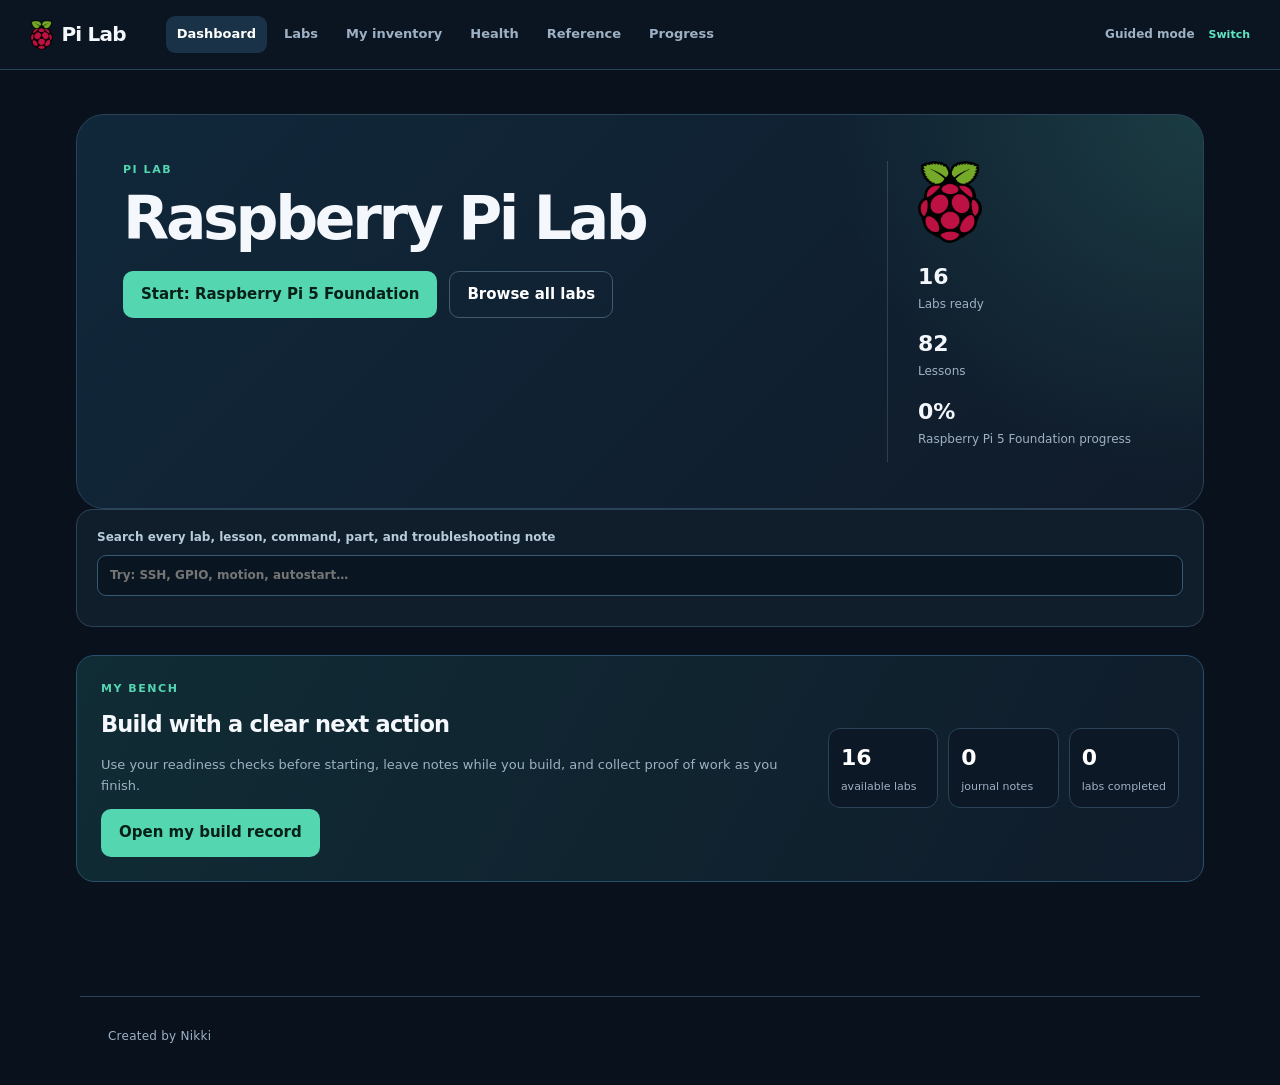
<file: index.html>
<!doctype html>
<html lang="en"><head><meta charset="utf-8"><meta name="viewport" content="width=device-width,initial-scale=1"><meta name="theme-color" content="#08111c"><title>Pi Lab · guided Raspberry Pi learning</title><link rel="stylesheet" href="/lab-v20.css?v=20.27.0"><link rel="stylesheet" href="/lab-v20-layout.css?v=20.27.0"><link rel="stylesheet" href="/lab-mobile-nav-v21.css?v=20.27.0"></head><body><noscript>Pi Lab needs JavaScript to run its interactive lessons.</noscript><div id="app"></div><script src="/lab-v20-content.js?v=20.27.0"></script><script src="/lab-v20.js?v=20.27.0"></script><script src="/lab-v21-workspace.js?v=20.27.0"></script></body></html>
</file>
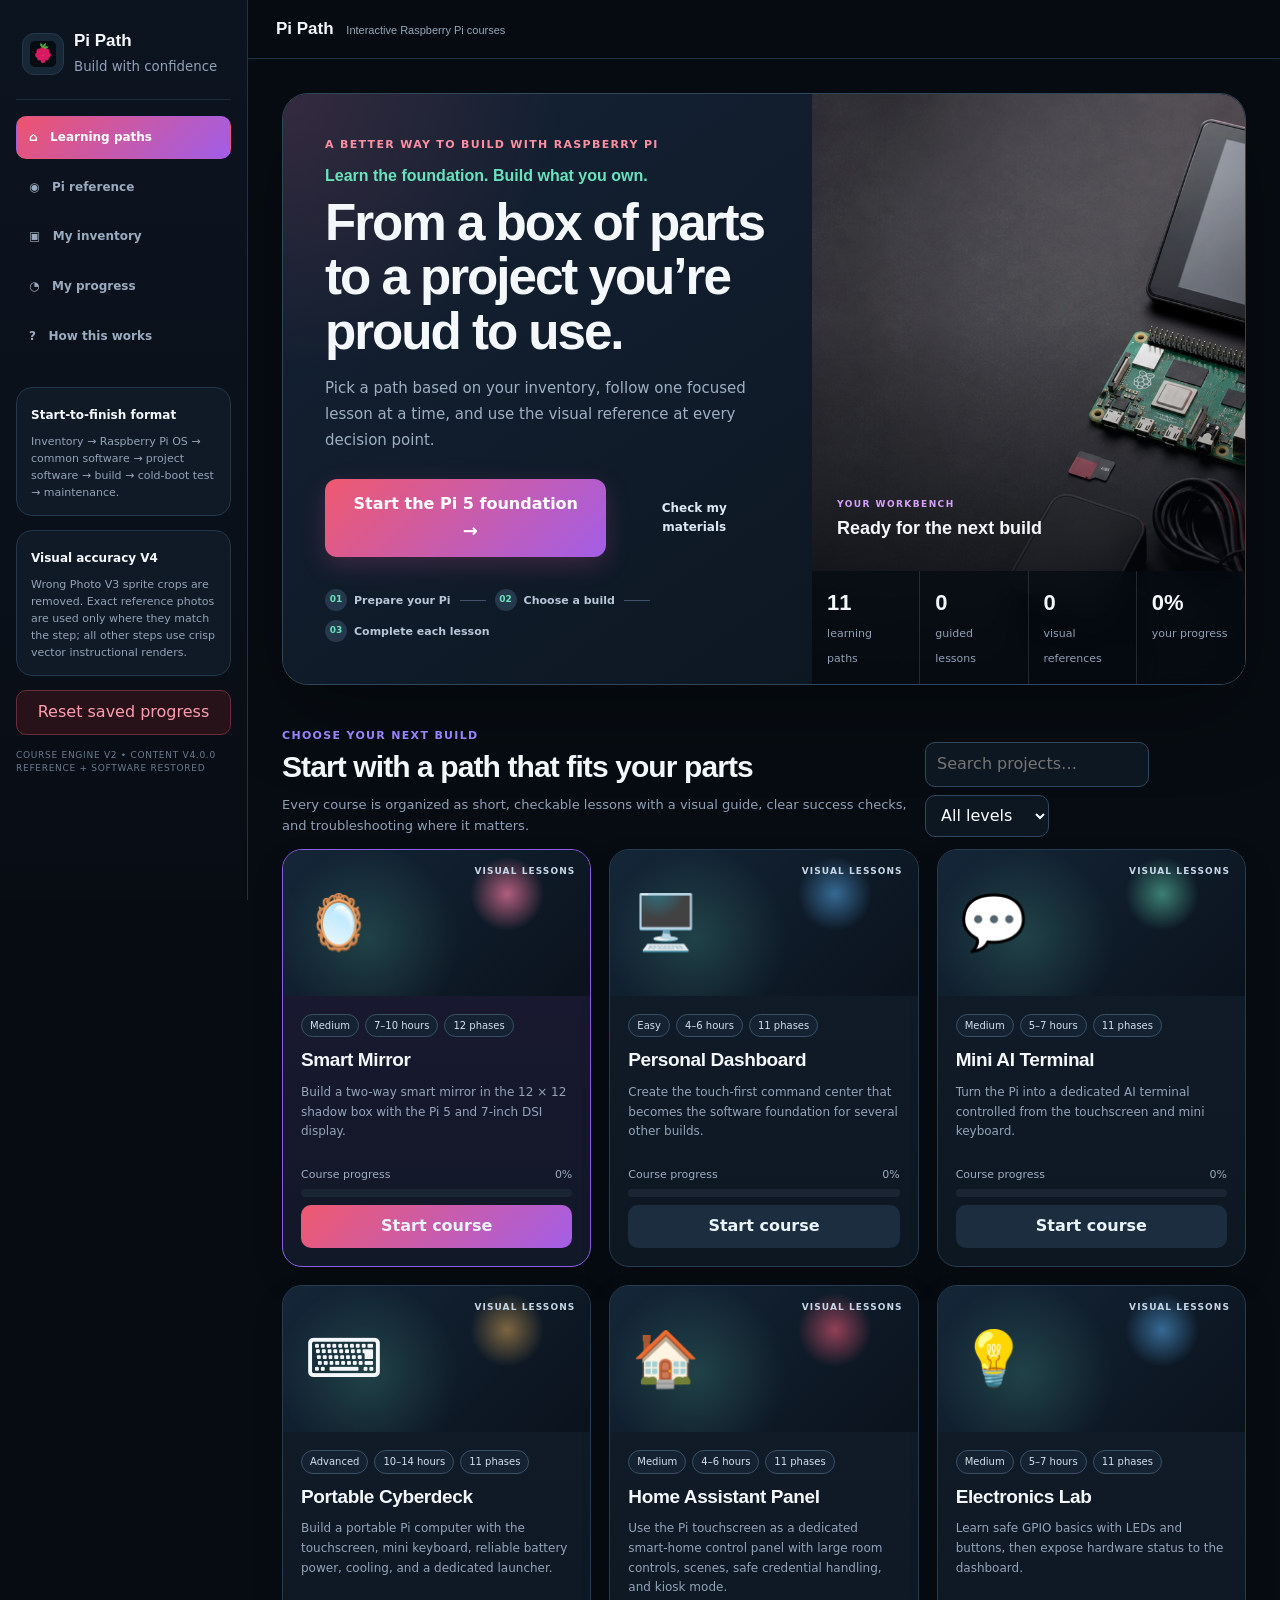
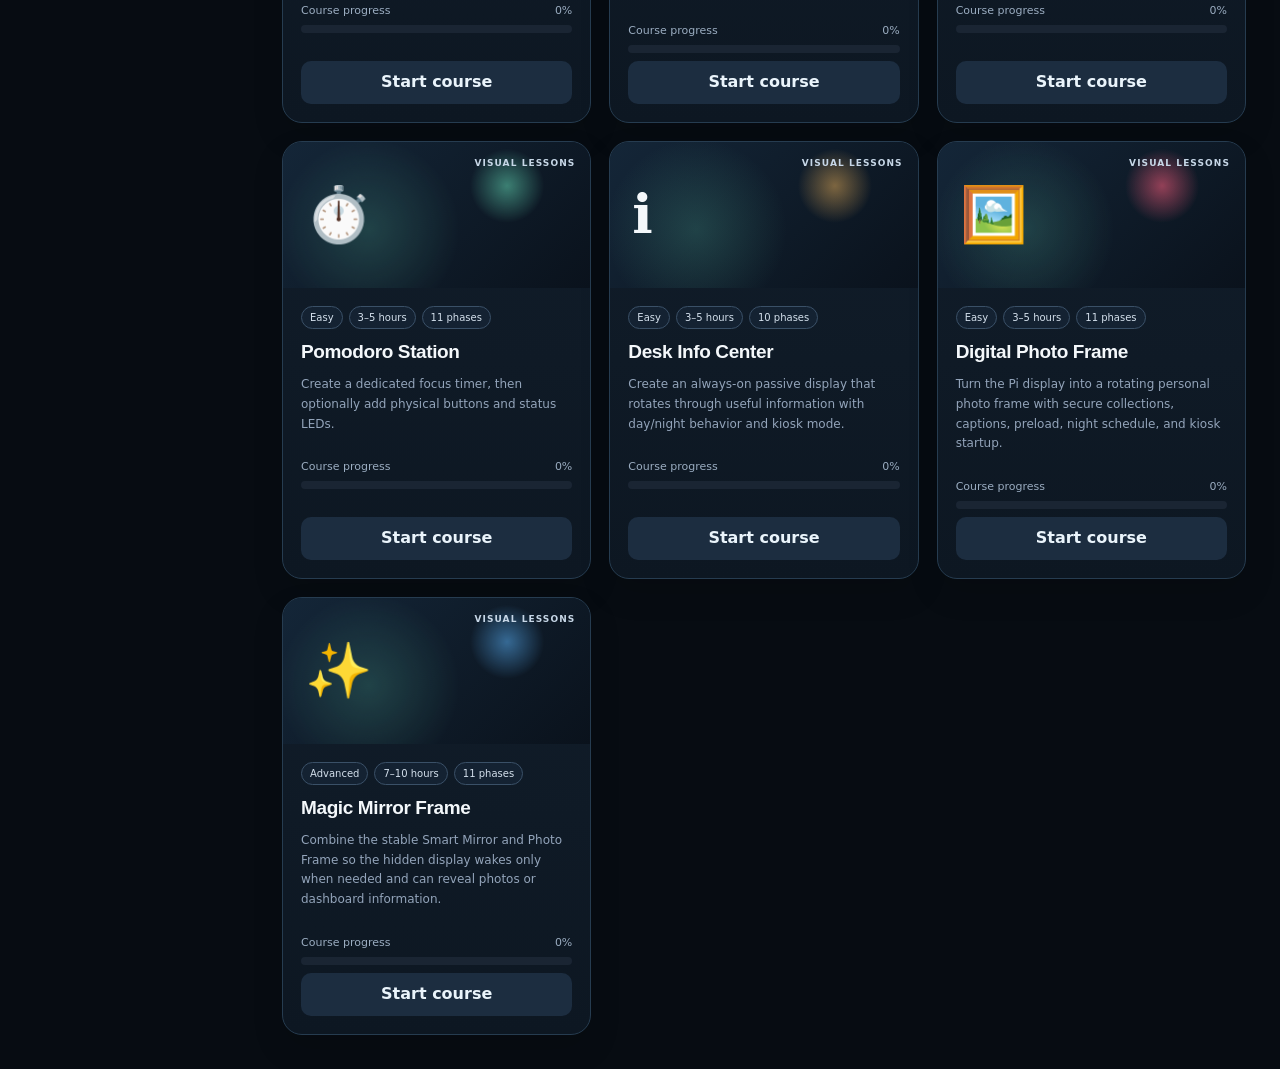
<file: course-v2.html>
<!doctype html><html lang="en"><head><meta charset="utf-8"><meta name="viewport" content="width=device-width,initial-scale=1,viewport-fit=cover"><meta name="theme-color" content="#070b12"><meta name="apple-mobile-web-app-capable" content="yes"><meta name="apple-mobile-web-app-title" content="Pi Command"><link rel="manifest" href="/manifest.json"><title>Pi Command Center • Full Courses</title><link rel="stylesheet" href="/course-v2.css?v=2.0.0"><link rel="stylesheet" href="/course-v4.css?v=4.0.0"></head><body><div class="mobile-overlay" id="overlay"></div><div class="app"><aside class="sidebar" id="sidebar"><div class="brand"><div class="brand-icon"><img src="/assets/reference/raspberry-mark.svg" alt="Raspberry"></div><div><strong>Pi Command Center</strong><small>Full Course Edition</small></div></div><nav class="nav"><button data-view="home" class="active">⌂ &nbsp; Projects</button><button data-view="reference">◉ &nbsp; Raspberry Pi Reference</button><button data-view="inventory">▣ &nbsp; Materials</button><button data-view="progress">◔ &nbsp; Progress</button><button data-view="help">? &nbsp; How to use this guide</button></nav><div class="side-card"><strong>Start-to-finish format</strong><p>Inventory → Raspberry Pi OS → common software → project software → build → cold-boot test → maintenance.</p></div><div class="side-card"><strong>Visual accuracy V4</strong><p>Wrong Photo V3 sprite crops are removed. Exact reference photos are used only where they match the step; all other steps use crisp vector instructional renders.</p></div><button class="danger" id="resetProgress" style="width:100%;margin-top:14px">Reset saved progress</button><div class="release">COURSE ENGINE V2 • CONTENT V4.0.0<br>REFERENCE + SOFTWARE RESTORED</div></aside><main class="main"><header class="topbar"><div style="display:flex;align-items:center;gap:10px"><button class="menu" id="menuBtn">☰</button><div class="top-title">Pi Command Center</div></div></header><div class="content"><section id="homeView" class="view active"><div class="hero"><section class="hero-copy"><div class="eyebrow">Raspberry Pi build library</div><h1>Build every project from a blank table to a working finished setup.</h1><p>Each course now includes Raspberry Pi OS setup, common software preparation, the exact project software or official upstream install path, physical build steps, verification, troubleshooting, and recovery.</p></section><aside class="hero-stats"><div class="stat-grid"><div class="stat"><b id="projectCount">10</b><span>complete courses</span></div><div class="stat"><b id="phaseCount">0</b><span>guided phases</span></div><div class="stat"><b id="visualCount">0</b><span>visual phases</span></div><div class="stat"><b id="overallPct">0%</b><span>overall progress</span></div></div></aside></div><div class="section-head"><div><h2>All projects</h2><p>Start at Phase 1. The guide no longer assumes you already installed project software.</p></div><div class="filters"><input id="search" type="search" placeholder="Search projects…" aria-label="Search projects"><select id="difficulty"><option value="all">All levels</option><option value="easy">Easy</option><option value="medium">Medium</option><option value="advanced">Advanced</option></select></div></div><div id="projectGrid" class="project-grid"></div></section><section id="referenceView" class="view"><div class="reference-card"><div class="eyebrow">Raspberry Pi Reference</div><h1>Hardware, OS, software, and recovery reference</h1><p>Use the main root page for the complete reference cards, GPIO map, official links, and software map.</p><div class="official-links"><a href="/">Open full reference</a></div></section><section id="courseView" class="view"></section><section id="inventoryView" class="view"></section><section id="progressView" class="view"></section><section id="helpView" class="view"></section></div></main></div><script src="/course-v2-data.js?v=2.0.0"></script><script src="/course-v2-fixes.js?v=2.0.1"></script><script src="/course-v4-enhancements.js?v=4.0.0"></script><script src="/course-v2.js?v=2.0.0"></script><script>if('serviceWorker'in navigator){window.addEventListener('load',()=>navigator.serviceWorker.register('/sw.js').catch(()=>{}));}</script></body></html>
</file>
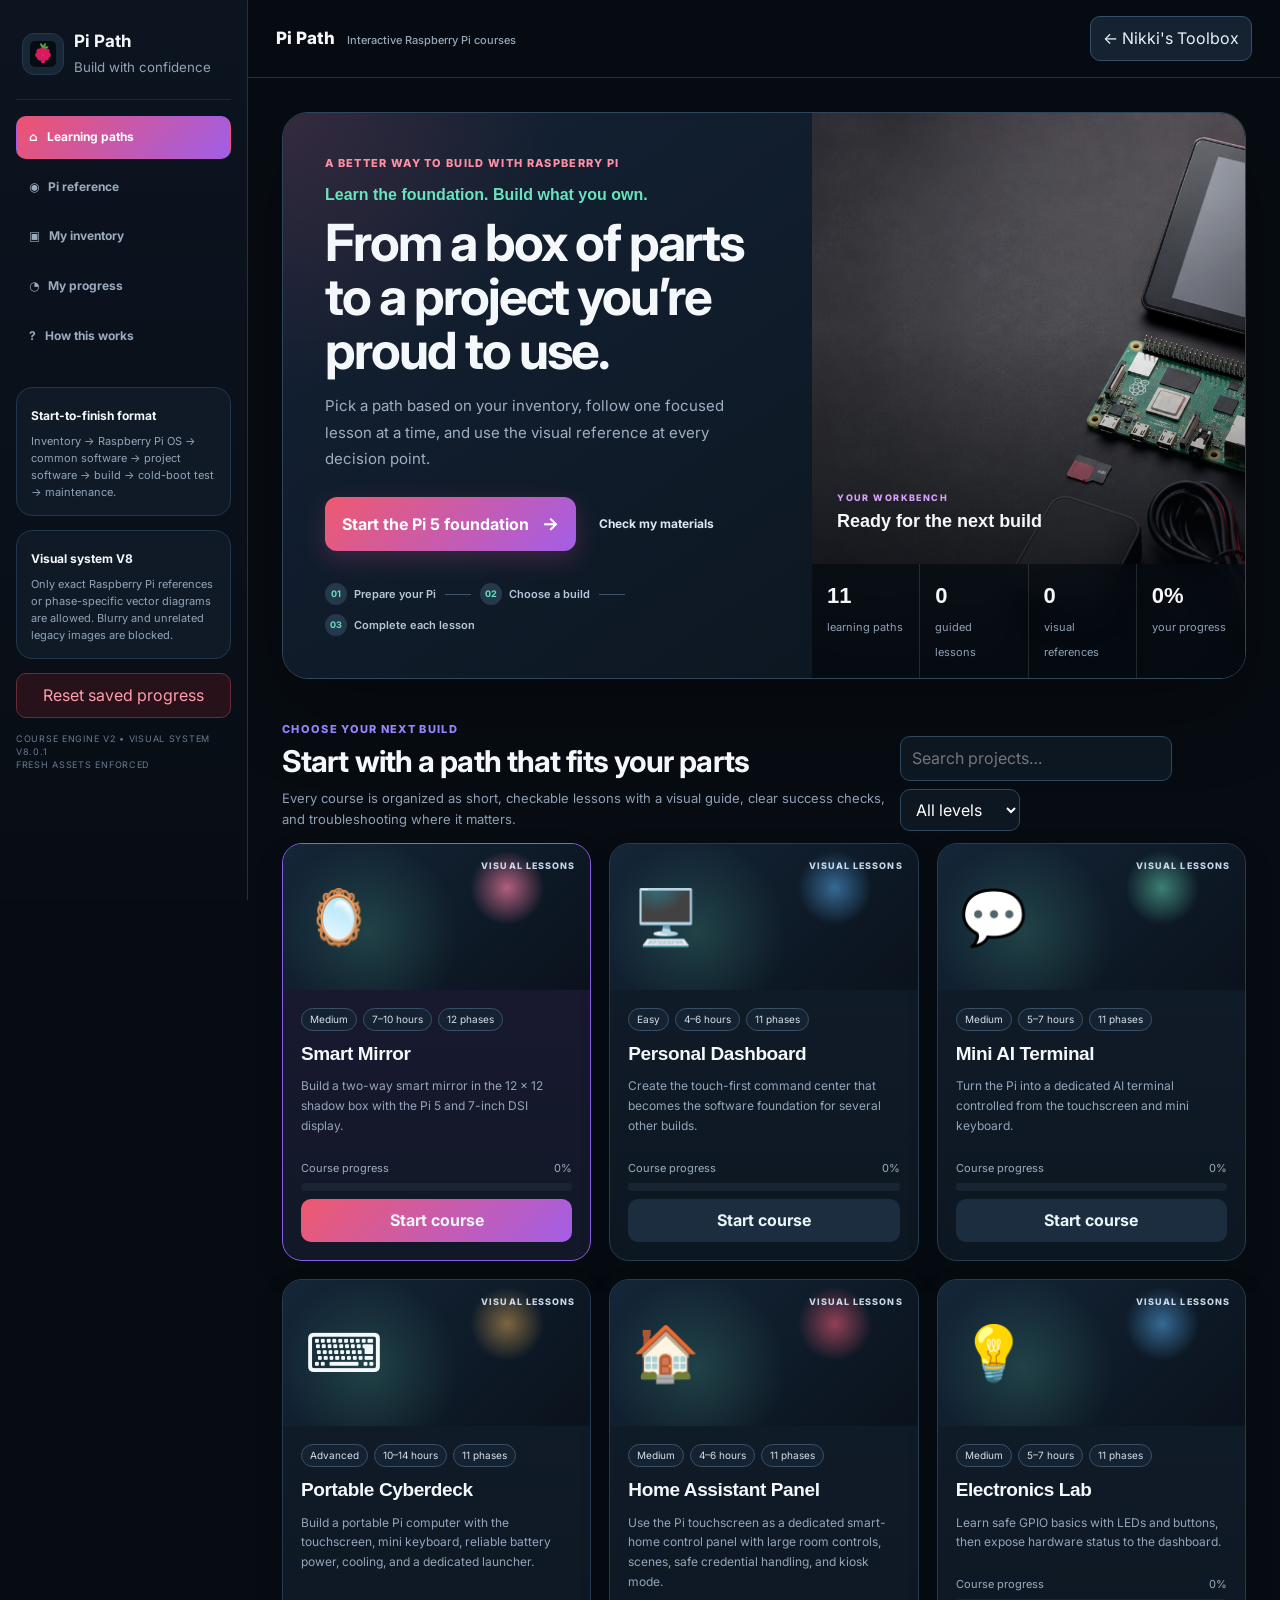
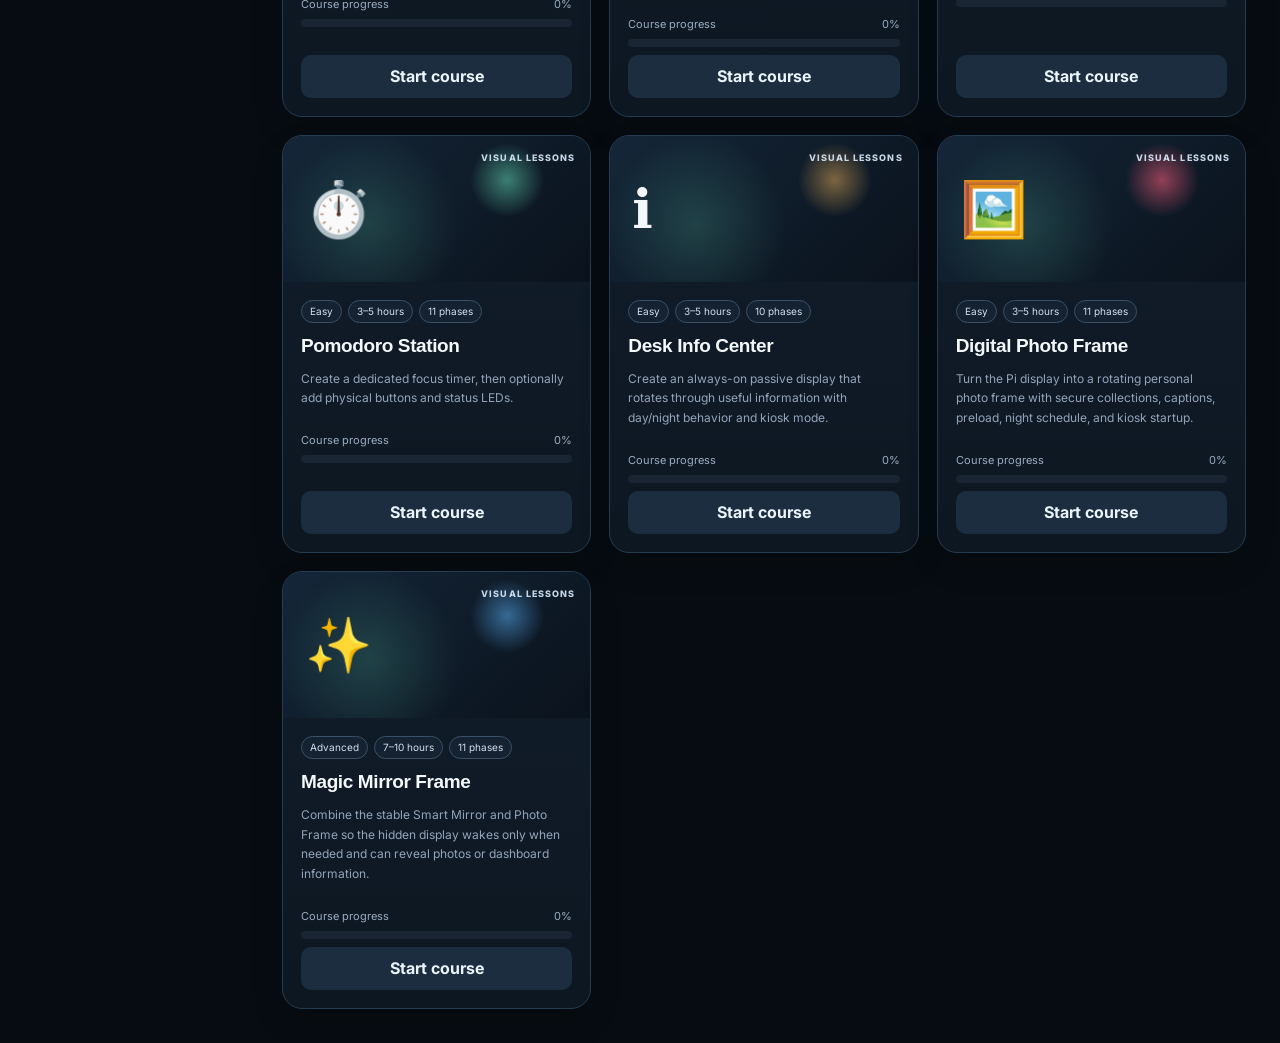
<file: index-v8.html>
<!doctype html><html lang="en"><head><meta charset="utf-8"><meta name="viewport" content="width=device-width,initial-scale=1,viewport-fit=cover"><meta name="theme-color" content="#070b12"><meta name="apple-mobile-web-app-capable" content="yes"><meta name="apple-mobile-web-app-title" content="Pi Command"><link rel="manifest" href="/manifest.json?v=8.0.1"><title>Pi Command Center • V8</title><link rel="preconnect" href="https://fonts.googleapis.com"><link rel="preconnect" href="https://fonts.gstatic.com" crossorigin><link href="https://fonts.googleapis.com/css2?family=Inter:wght@400;500;600;700;800&display=swap" rel="stylesheet"><link rel="stylesheet" href="/course-v2.css?v=8.0.1"><link rel="stylesheet" href="/course-v4.css?v=8.0.1"></head><body><div class="mobile-overlay" id="overlay"></div><div class="app"><aside class="sidebar" id="sidebar"><div class="brand"><div class="brand-icon"><img src="/assets/reference/raspberry-mark.svg?v=8.0.1" alt="Raspberry"></div><div><strong>Pi Command Center</strong><small>Full Course Edition V8</small></div></div><nav class="nav"><button data-view="home" class="active">⌂ &nbsp; Projects</button><button data-view="reference">◉ &nbsp; Raspberry Pi Reference</button><button data-view="inventory">▣ &nbsp; Materials</button><button data-view="progress">◔ &nbsp; Progress</button><button data-view="help">? &nbsp; How to use this guide</button></nav><div class="side-card"><strong>Start-to-finish format</strong><p>Inventory → Raspberry Pi OS → common software → project software → build → cold-boot test → maintenance.</p></div><div class="side-card"><strong>Visual system V8</strong><p>Only exact Raspberry Pi references or phase-specific vector diagrams are allowed. Blurry and unrelated legacy images are blocked.</p></div><button class="danger" id="resetProgress" style="width:100%;margin-top:14px">Reset saved progress</button><div class="release">COURSE ENGINE V2 • VISUAL SYSTEM V8.0.1<br>FRESH ASSETS ENFORCED</div></aside><main class="main"><header class="topbar"><div style="display:flex;align-items:center;gap:10px"><button class="menu" id="menuBtn">☰</button><div class="top-title">Pi Command Center</div></div><div class="top-actions"><a class="ghost" href="https://toolbox-nine-eta.vercel.app" target="_blank" rel="noopener" style="text-decoration:none">← Nikki's Toolbox</a></div></header><div class="content"><section id="homeView" class="view active"><div class="hero"><section class="hero-copy"><div class="eyebrow">Raspberry Pi build library</div><h1>Build every project from a blank table to a working finished setup.</h1><p>Each course includes Raspberry Pi OS setup, common software preparation, project software, physical build steps, verification, troubleshooting, and recovery.</p></section><aside class="hero-stats"><div class="stat-grid"><div class="stat"><b id="projectCount">10</b><span>complete courses</span></div><div class="stat"><b id="phaseCount">0</b><span>guided phases</span></div><div class="stat"><b id="visualCount">0</b><span>visual phases</span></div><div class="stat"><b id="overallPct">0%</b><span>overall progress</span></div></div></aside></div><div class="section-head"><div><h2>All projects</h2><p>Start at Phase 1. Each phase now uses an exact reference or its own instructional diagram.</p></div><div class="filters"><input id="search" type="search" placeholder="Search projects…" aria-label="Search projects"><select id="difficulty"><option value="all">All levels</option><option value="easy">Easy</option><option value="medium">Medium</option><option value="advanced">Advanced</option></select></div></div><div id="projectGrid" class="project-grid"></div></section><section id="referenceView" class="view"><div class="reference-hero"><section class="reference-card"><div class="eyebrow">Raspberry Pi Reference</div><h1>Hardware, OS, software, and recovery reference</h1><p>This page is the prerequisite reference for every course.</p><div class="reference-callout">V8 blocks the blurry legacy photo library from course steps. Exact Raspberry Pi references are SVG so they stay sharp at any zoom.</div></section><section class="reference-card"><h3>Official downloads</h3><div class="official-links"><a href="https://www.raspberrypi.com/software/" target="_blank" rel="noopener">Raspberry Pi Imager</a><a href="https://www.raspberrypi.com/documentation/" target="_blank" rel="noopener">Raspberry Pi Docs</a><a href="https://docs.magicmirror.builders/getting-started/installation.html" target="_blank" rel="noopener">MagicMirror² Install</a><a href="https://github.com/MagicMirrorOrg/MagicMirror" target="_blank" rel="noopener">MagicMirror² GitHub</a><a href="/software/README.md?v=8.0.1" target="_blank" rel="noopener">Included project software</a></div></section></div><div class="reference-grid"><section class="reference-card"><h3>Raspberry Pi 5 orientation</h3><img src="/assets/reference/pi5-board.svg?v=8.0.1" alt="Raspberry Pi 5 orientation and major ports"><ul><li>USB-C is power. Connect it last after assembly.</li><li>microSD is on the underside of the board.</li><li>The 40-pin header carries 3.3 V GPIO plus power and ground pins.</li><li>MIPI connectors support compatible display/camera ribbons. Never force a ribbon.</li></ul></section><section class="reference-card"><h3>Raspberry Pi Imager and first boot</h3><img src="/assets/reference/imager-flow.svg?v=8.0.1" alt="Raspberry Pi Imager workflow"><ol><li>Install Raspberry Pi Imager.</li><li>Choose Raspberry Pi 5.</li><li>Choose Raspberry Pi OS 64-bit Desktop.</li><li>Select the correct microSD card.</li><li>Preconfigure username, Wi-Fi, hostname, locale, and SSH.</li><li>Write, verify, eject, then insert the card while powered off.</li><li>Connect display and keyboard before USB-C power.</li><li>Run <code>sudo apt update</code> and <code>sudo apt full-upgrade -y</code>.</li></ol></section><section class="reference-card"><h3>DSI / MIPI ribbon safety</h3><img src="/assets/reference/dsi-ribbon.svg?v=8.0.1" alt="DSI ribbon safety"><ul><li>Shut down and disconnect USB-C first.</li><li>Open both sides of the latch evenly.</li><li>Match contact orientation to the connector.</li><li>Insert straight and fully, then close evenly.</li><li>Use a gentle bend radius.</li></ul></section><section class="reference-card"><h3>40-pin GPIO quick map</h3><p>Use the Pi 5 reference above and the physical pin numbers stated inside each Electronics Lab phase. Bare GPIO uses 3.3 V logic.</p></section><section class="reference-card"><h3>Terminal essentials</h3><table class="software-table"><tbody><tr><th>Update OS</th><td><code>sudo apt update && sudo apt full-upgrade -y</code></td></tr><tr><th>Temperature</th><td><code>vcgencmd measure_temp</code></td></tr><tr><th>IP address</th><td><code>hostname -I</code></td></tr><tr><th>Disk space</th><td><code>df -h</code></td></tr><tr><th>Memory</th><td><code>free -h</code></td></tr><tr><th>Shutdown</th><td><code>sudo shutdown -h now</code></td></tr></tbody></table></section><section class="reference-card"><h3>Project software map</h3><table class="software-table"><tbody><tr><td>Smart Mirror</td><td>Official MagicMirror².</td></tr><tr><td>Personal Dashboard</td><td>Included project suite dashboard.</td></tr><tr><td>Mini AI Terminal</td><td>Included safe launcher plus your chosen AI service.</td></tr><tr><td>Portable Cyberdeck</td><td>Included Cyberdeck Launcher plus Pi utilities.</td></tr><tr><td>Home Assistant Panel</td><td>Chromium pointed at your existing Home Assistant dashboard.</td></tr><tr><td>Electronics Lab</td><td>gpiozero plus included test script.</td></tr><tr><td>Pomodoro Station</td><td>Included Pomodoro app.</td></tr><tr><td>Desk Info Center</td><td>Included Desk app.</td></tr><tr><td>Digital Photo Frame</td><td>Included Photo Frame app.</td></tr><tr><td>Magic Mirror Frame</td><td>MagicMirror² plus included controller.</td></tr></tbody></table></section></div></section><section id="courseView" class="view"></section><section id="inventoryView" class="view"></section><section id="progressView" class="view"></section><section id="helpView" class="view"></section></div></main></div><script src="/course-v2-data.js?v=8.0.1"></script><script src="/course-v2-fixes.js?v=8.0.1"></script><script src="/course-v4-enhancements.js?v=8.0.1"></script><script src="/course-v2.js?v=8.0.1"></script><script>if('serviceWorker'in navigator){window.addEventListener('load',async()=>{try{const r=await navigator.serviceWorker.register('/sw.js?v=8.0.1',{updateViaCache:'none'});await r.update();}catch(e){}});}</script></body></html>
</file>
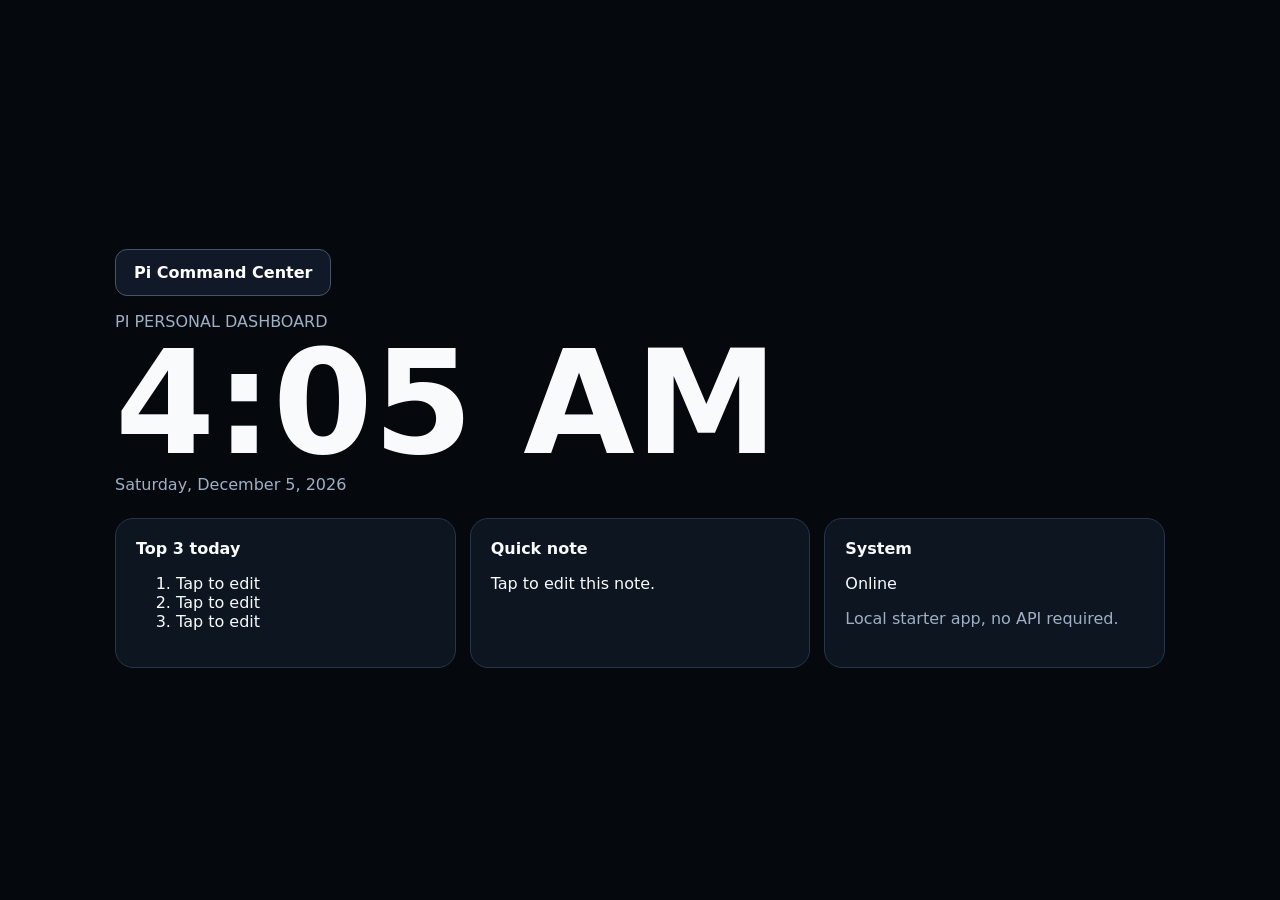
<file: software/project-suite.html>
<!doctype html><html lang="en"><head><meta charset="utf-8"><meta name="viewport" content="width=device-width,initial-scale=1"><title>Pi Project Suite</title><style>:root{color-scheme:dark;font-family:Inter,system-ui;background:#05080d;color:#f8fafc}*{box-sizing:border-box}body{margin:0;min-height:100vh;background:#05080d}.screen{min-height:100vh;padding:24px}.center{display:grid;place-items:center}.wrap{width:min(1050px,100%);margin:auto}.muted{color:#9fb0c5}.cards{display:grid;grid-template-columns:repeat(3,1fr);gap:14px}.card{background:#0d1520;border:1px solid #27364a;border-radius:18px;padding:20px}button,a.btn,label.btn{font:inherit;border:1px solid #475569;background:#111827;color:#fff;padding:13px 18px;border-radius:12px;text-decoration:none;font-weight:700;display:inline-block}.clock{font-size:clamp(4rem,18vw,9rem);font-weight:800;line-height:1}.timer{font-size:clamp(5rem,24vw,11rem);font-weight:800;text-align:center}.row{display:flex;gap:8px;flex-wrap:wrap;justify-content:center}.sleep{position:fixed;inset:0;background:#000;cursor:none}.photo img{width:100%;height:100vh;object-fit:contain;background:#000}.controls{position:fixed;left:12px;right:12px;bottom:12px;display:flex;justify-content:center;gap:8px;opacity:.2}.controls:hover,.controls:focus-within{opacity:1}input[type=file]{display:none}@media(max-width:700px){.cards{grid-template-columns:1fr}}</style></head><body><main id="app"></main><script>const q=new URLSearchParams(location.search),mode=q.get('app')||'dashboard',app=document.getElementById('app');const nav='<p class="muted"><a class="btn" href="/">Pi Command Center</a></p>';function dashboard(){app.innerHTML='<section class="screen center"><div class="wrap">'+nav+'<div class="muted">PI PERSONAL DASHBOARD</div><div class="clock" id="clock">--:--</div><div id="date" class="muted"></div><div class="cards" style="margin-top:24px"><div class="card"><b>Top 3 today</b><ol contenteditable="true"><li>Tap to edit</li><li>Tap to edit</li><li>Tap to edit</li></ol></div><div class="card"><b>Quick note</b><p contenteditable="true">Tap to edit this note.</p></div><div class="card"><b>System</b><p id="network"></p><p class="muted">Local starter app, no API required.</p></div></div></div></section>';tick()}function desk(){app.innerHTML='<section class="screen center"><div class="wrap">'+nav+'<div class="clock" id="clock">--:--</div><div id="date" class="muted"></div><div class="cards" style="margin-top:26px"><div class="card"><b>Network</b><p id="network"></p></div><div class="card"><b>Local server</b><p>127.0.0.1:8088</p></div><div class="card"><b>Display</b><p id="display"></p></div></div></div></section>';tick();display.textContent=innerWidth+' × '+innerHeight}function pomodoro(){let focus=true,left=1500,timer=null;app.innerHTML='<section class="screen center"><div><div class="muted" style="text-align:center" id="label">FOCUS</div><div class="timer" id="time">25:00</div><div class="row"><button id="start">Start</button><button id="reset">Reset</button><button id="switcher">Break</button></div><p class="muted" style="text-align:center">Space starts/pauses. R resets.</p></div></section>';const paint=()=>{time.textContent=String(Math.floor(left/60)).padStart(2,'0')+':'+String(left%60).padStart(2,'0');label.textContent=focus?'FOCUS':'BREAK';switcher.textContent=focus?'Break':'Focus'};const stop=()=>{clearInterval(timer);timer=null;start.textContent='Start'};const toggle=()=>{if(timer){stop();return}start.textContent='Pause';timer=setInterval(()=>{if(left>0){left--;paint()}else{stop();focus=!focus;left=(focus?25:5)*60;paint()}},1000)};start.onclick=toggle;reset.onclick=()=>{stop();left=(focus?25:5)*60;paint()};switcher.onclick=()=>{stop();focus=!focus;left=(focus?25:5)*60;paint()};addEventListener('keydown',e=>{if(e.code==='Space'){e.preventDefault();toggle()}if(e.key.toLowerCase()==='r')reset.click()});paint()}function cyberdeck(){app.innerHTML='<section class="screen"><div class="wrap">'+nav+'<h1>CYBERDECK</h1><p class="muted">Local launcher for the tools you intentionally install.</p><div class="cards"><a class="card" href="/"><b>Raspberry Pi Reference</b><p class="muted">Ports, GPIO, OS, Terminal</p></a><a class="card" href="?app=desk"><b>Desk Info</b><p class="muted">Clock and status</p></a><a class="card" href="?app=ai"><b>AI Terminal</b><p class="muted">Safe AI launch page</p></a></div></div></section>'}function ai(){app.innerHTML='<section class="screen center"><div class="wrap">'+nav+'<div class="card"><h1>AI Terminal launcher</h1><p>This page intentionally does not ask for or store an API key. Use your normal AI web app, or add a server-side API bridge later.</p><p><a class="btn" href="https://chatgpt.com">Open ChatGPT</a></p><textarea style="width:100%;min-height:180px;background:#020617;color:#fff;border:1px solid #334155;border-radius:12px;padding:14px" placeholder="Local scratchpad. Nothing is sent automatically."></textarea></div></div></section>'}function photo(){let urls=[],i=0,playing=true,timer;app.innerHTML='<section class="photo" id="stage"><div class="screen center muted">Choose photos to begin.</div></section><div class="controls"><label class="btn">Choose photos<input id="files" type="file" accept="image/*" multiple></label><button id="prev">Previous</button><button id="next">Next</button><button id="play">Pause</button></div>';const show=()=>{stage.innerHTML='';if(!urls.length){stage.innerHTML='<div class="screen center muted">Choose photos to begin.</div>';return}const img=new Image();img.src=urls[i];img.alt='Photo '+(i+1);stage.append(img)};const advance=n=>{if(urls.length){i=(i+n+urls.length)%urls.length;show()}};const schedule=()=>{clearInterval(timer);if(playing)timer=setInterval(()=>advance(1),10000)};files.onchange=e=>{urls.forEach(URL.revokeObjectURL);urls=[...e.target.files].map(URL.createObjectURL);i=0;show();schedule()};prev.onclick=()=>advance(-1);next.onclick=()=>advance(1);play.onclick=()=>{playing=!playing;play.textContent=playing?'Pause':'Play';schedule()};schedule()}function magic(){app.innerHTML='<section class="screen center" id="panel"><div class="card" style="width:min(620px,92vw)"><h1>Magic Frame controller</h1><p>Use this page to prove the dormant state before adding sensors. Dashboard mode is MagicMirror².</p><button id="sleepBtn" style="width:100%">Enter pure-black Sleep mode</button><a class="btn" style="width:100%;text-align:center;margin-top:10px" href="?app=photo">Open Photo mode</a><a class="btn" style="width:100%;text-align:center;margin-top:10px" href="http://127.0.0.1:8080">Open MagicMirror server mode</a></div></section><div class="sleep" id="sleep" hidden tabindex="0" aria-label="Sleeping. Tap to wake."></div>';sleepBtn.onclick=()=>{panel.hidden=true;sleep.hidden=false;sleep.focus()};const wake=()=>{sleep.hidden=true;panel.hidden=false};sleep.onclick=wake;sleep.onkeydown=wake}function tick(){const d=new Date();const c=document.getElementById('clock'),dt=document.getElementById('date'),n=document.getElementById('network');if(c)c.textContent=d.toLocaleTimeString([], {hour:'numeric',minute:'2-digit'});if(dt)dt.textContent=d.toLocaleDateString([], {weekday:'long',month:'long',day:'numeric',year:'numeric'});if(n)n.textContent=navigator.onLine?'Online':'Offline'}({dashboard,desk,pomodoro,cyberdeck,ai,photo,magic}[mode]||dashboard)();if(mode==='dashboard'||mode==='desk')setInterval(tick,1000);</script></body></html>
</file>
<file: lab-v20.css>
:root{--bg:#08111c;--surface:#101d2b;--surface-2:#152638;--ink:#f4f7fb;--muted:#9eb1c4;--line:#294359;--mint:#54d6b0;--pink:#f06c93;--yellow:#ffd773;--radius:18px}*{box-sizing:border-box}body{margin:0;background:var(--bg);color:var(--ink);font:15px/1.55 Inter,ui-sans-serif,system-ui,sans-serif}button{font:inherit;cursor:pointer}header{height:70px;display:flex;align-items:center;gap:34px;padding:0 max(24px,calc((100vw - 1280px)/2));border-bottom:1px solid var(--line);background:#0b1521;position:sticky;top:0;z-index:4}.brand{border:0;background:none;color:var(--ink);font-size:20px;font-weight:800;letter-spacing:-.04em;display:flex;align-items:center;gap:8px}.brand-mark{height:30px;width:auto;display:block}nav{display:flex;gap:6px}nav button{border:0;background:transparent;color:var(--muted);padding:8px 11px;border-radius:9px;font-size:13px;font-weight:700}nav button:hover,nav .active{background:#193248;color:white}.student{margin-left:auto;color:var(--muted);font-size:12px;font-weight:700}.student i{display:inline-block;width:8px;height:8px;background:var(--mint);border-radius:50%;margin-left:7px}main{max-width:1180px;margin:auto;padding:44px 26px 80px}.hero{min-height:310px;padding:46px;display:grid;grid-template-columns:1fr 270px;gap:44px;border:1px solid var(--line);border-radius:28px;background:radial-gradient(circle at 100% 0,rgba(84,214,176,.16),transparent 31%),linear-gradient(135deg,#10283a,#101b2a)}.eyebrow{margin:0 0 10px;color:var(--mint);font-weight:800;font-size:11px;letter-spacing:.14em;text-transform:uppercase}.hero h1,.course-banner h1{font-size:clamp(35px,5vw,60px);letter-spacing:-.055em;line-height:1.02;margin:0 0 16px}.lede{font-size:17px;color:#d5e1ec;max-width:590px}.primary,.secondary{border-radius:10px;border:1px solid transparent;padding:11px 17px;font-weight:800}.primary{background:var(--mint);color:#062017}.primary:hover{background:#7be9c8}.primary:disabled{opacity:.35;cursor:not-allowed}.secondary{background:transparent;border-color:#405a70;color:white}.hero aside{border-left:1px solid rgba(255,255,255,.14);padding-left:30px;display:grid;align-content:center;gap:1px}.hero aside b{font-size:22px}.hero aside span{color:var(--muted);font-size:12px;margin-bottom:13px}.hero-mark{width:64px;height:auto;margin-bottom:16px}.hero-actions{display:flex;flex-wrap:wrap;gap:12px;margin-top:22px}.card-icon{position:absolute;top:18px;right:18px;display:inline-grid;place-items:center;width:22px;height:22px;border-radius:7px;background:#1c3448;color:#cfe5f7;font-size:10px;font-weight:800}.intro{display:flex;align-items:end;justify-content:space-between;margin:48px 0 18px}.intro h2{margin:0;font-size:30px;letter-spacing:-.04em}.intro>p{color:var(--muted);max-width:390px;font-size:13px}.cards{display:grid;grid-template-columns:repeat(3,1fr);gap:16px}.card{border:1px solid var(--line);background:var(--surface);border-radius:18px;overflow:hidden;min-height:265px}.card.ready:hover{border-color:var(--mint);transform:translateY(-2px)}.card img{width:100%;height:145px;display:block;object-fit:cover}.card-copy{padding:18px;position:relative}.tag{display:inline-block;border-radius:40px;background:#1c3448;color:#cfe5f7;padding:3px 8px;font-size:10px;font-weight:800}.card h3{margin:10px 0 6px;font-size:20px;letter-spacing:-.03em}.card p,.meta,.review-label{color:var(--muted);font-size:12px}.text-btn{padding:8px 0 0;border:0;background:none;color:var(--mint);font-weight:800}.review{opacity:.65;background:#0d1925}.review-label{display:block;margin-top:22px;color:var(--yellow);font-weight:700}.back{border:0;background:none;color:var(--muted);padding:0 0 20px;font-size:13px}.course-banner{display:flex;justify-content:space-between;gap:25px;padding:0 0 29px;border-bottom:1px solid var(--line)}.course-banner h1{font-size:42px}.course-blurb{color:var(--muted);font-size:14px;margin:2px 0 16px;max-width:540px}.course-banner p:not(.eyebrow){color:var(--muted);max-width:630px;margin:0}.course-progress{width:180px;align-self:end;display:grid;gap:3px}.course-progress b{font-size:25px}.course-progress span{font-size:11px;color:var(--muted)}.course-progress i{height:7px;background:#20374a;border-radius:10px;overflow:hidden}.course-progress em{display:block;height:100%;background:var(--mint)}.learning-layout{display:grid;grid-template-columns:220px minmax(0,1fr) 190px;gap:22px;margin-top:28px}.map{border-right:1px solid var(--line);padding-right:16px}.map>p,.lesson-meta{font-size:10px;color:var(--muted);font-weight:800;letter-spacing:.12em}.map button{display:flex;gap:9px;text-align:left;width:100%;margin:5px 0;padding:10px 8px;border:0;border-radius:10px;background:none;color:#b9cad8;font-size:12px;line-height:1.3}.map button:hover,.map button.active{background:#1a3043;color:#fff}.map b{width:21px;height:21px;border-radius:7px;background:#284258;display:grid;place-items:center;font-size:10px;flex:0 0 auto}.map .done b{background:var(--mint);color:#062017}.lesson-meta{display:flex;justify-content:space-between;margin-bottom:10px}.lesson-photo,.diagram{margin:0 0 22px;border:1px solid var(--line);border-radius:17px;overflow:hidden;background:#0a131e}.lesson-photo img{display:block;width:100%;max-height:425px;object-fit:cover}.lesson-photo figcaption{padding:11px 14px;color:var(--muted);font-size:12px}.diagram{min-height:230px;padding:32px;background:linear-gradient(135deg,#142c3e,#0c1621);display:flex;align-items:flex-start;justify-content:center;flex-direction:column}.diagram span{font-size:10px;font-weight:800;color:var(--mint);letter-spacing:.12em}.diagram strong{font-size:29px;letter-spacing:-.04em;margin:9px 0}.diagram p{font-size:16px;color:#d0e0ed;max-width:560px;margin:0}.diagram em{margin-top:18px;padding:9px 12px;background:#223e52;border-radius:9px;color:#aeead8;font-style:normal;font-size:12px}.diagram-flow{display:flex;flex-wrap:wrap;align-items:center;gap:8px;margin:16px 0 4px}.diagram-step{display:flex;align-items:center;gap:8px;background:#0e2331;border:1px solid #2c4a61;border-radius:10px;padding:8px 12px}.diagram-step b{display:inline-grid;place-items:center;width:20px;height:20px;border-radius:50%;background:var(--mint);color:#062017;font-size:10px;font-weight:900;flex:0 0 auto}.diagram-step span{font-size:13px;color:#e3edf5;font-weight:600}.diagram-arrow{color:var(--muted);font-size:16px}.mission,.checkpoint,.success,.support section{border:1px solid var(--line);border-radius:16px;background:var(--surface);padding:21px;margin-top:17px}.mission h2,.checkpoint h2{margin:0 0 15px;font-size:23px;letter-spacing:-.03em}.action{display:flex;gap:12px;padding:13px 0;border-top:1px solid #274053;cursor:pointer}.action:first-of-type{border-top:0}.action input{margin-top:4px;accent-color:var(--mint);width:17px;height:17px}.action b,.action small{display:block}.action small{color:var(--muted);font-size:13px;margin-top:3px}.answer{display:flex;gap:10px;align-items:center;width:100%;border:1px solid #355168;background:#0e1a27;color:white;border-radius:10px;text-align:left;padding:11px;margin:7px 0}.answer:hover:not(:disabled){border-color:var(--mint)}.answer.right{border-color:var(--mint);background:#12372f}.answer.wrong{border-color:var(--pink);background:#3a1a29}.answer:disabled{cursor:default}.answer:first-letter{color:var(--mint);font-weight:900}.feedback{margin-top:12px;padding:12px;border-radius:10px;font-size:13px}.feedback.ok{background:#12372f}.feedback.no{background:#3a1a29}.success{border-color:#2c7e6b;background:#0d2925;color:#d4f7ea;font-size:13px}.lesson-nav{display:flex;justify-content:space-between;margin-top:22px}.support section{margin-top:0;margin-bottom:14px;padding:15px}.support p{font-size:12px;color:var(--muted)}@media(max-width:900px){.learning-layout{grid-template-columns:1fr}.map{border-right:0;border-bottom:1px solid var(--line);padding:0 0 10px;display:flex;overflow:auto;gap:4px}.map>p{display:none}.map button{min-width:170px}.support{display:grid;grid-template-columns:1fr 1fr;gap:12px}.support section{margin:0}.cards{grid-template-columns:repeat(2,1fr)}}@media(max-width:620px){header{padding:0 14px;gap:9px}nav button:nth-child(2),.student{display:none}main{padding:27px 14px}.hero{display:block;padding:28px}.hero aside{border:0;border-top:1px solid rgba(255,255,255,.14);padding:20px 0 0;margin-top:26px;grid-template-columns:1fr 1fr}.hero h1{font-size:40px}.cards{grid-template-columns:1fr}.intro,.course-banner{display:block}.course-progress{width:auto;margin-top:18px}.course-banner h1{font-size:34px}.support{grid-template-columns:1fr}.diagram{min-height:200px;padding:24px}.diagram strong{font-size:24px}.diagram-flow{gap:6px}.diagram-step{padding:7px 10px}.diagram-step span{font-size:12px}.diagram-arrow{display:none}}
:root{--x:0}.resources,.commands,.troubleshoot{border:1px solid var(--line);border-radius:16px;background:var(--surface);padding:21px;margin-top:17px}.resources{display:flex;flex-wrap:wrap;gap:9px}.resources .eyebrow,.commands .eyebrow,.troubleshoot .eyebrow{width:100%}.resources a{border:1px solid #3a627d;border-radius:9px;padding:9px 11px;color:#c9f7e9;text-decoration:none;font-size:12px;font-weight:800}.resources a:hover{border-color:var(--mint);background:#14362f}.command{position:relative;border-top:1px solid #274053;padding:13px 0 34px}.command:first-of-type{border-top:0}.command b,.command small{display:block}.command small{color:var(--muted);font-size:12px}.command pre{margin:8px 0;padding:10px;border-radius:8px;background:#071018;color:#a6f5d7;overflow:auto;font:13px/1.4 ui-monospace,SFMono-Regular,Consolas,monospace}.command button{position:absolute;right:0;bottom:8px;border:1px solid #3a627d;background:#173149;color:#e9f4fb;border-radius:7px;padding:4px 8px;font-size:11px;font-weight:800}.troubleshoot details{border-top:1px solid #274053;padding:12px 0}.troubleshoot details:first-of-type{border-top:0}.troubleshoot summary{cursor:pointer;font-weight:700;color:#f0d9a8;list-style:none;display:flex;align-items:center;gap:8px;font-size:13px}.troubleshoot summary::-webkit-details-marker{display:none}.troubleshoot summary::before{content:'+';color:var(--yellow);font-weight:900;width:14px}.troubleshoot details[open] summary::before{content:'–'}.troubleshoot details p{margin:9px 0 0 22px;color:var(--muted);font-size:13px}
</file>
<file: lab-v20-layout.css>
.dashboard-head{padding:22px 0 30px;border-bottom:1px solid var(--line);margin-bottom:28px}.dashboard-head h1{margin:0;font-size:40px;letter-spacing:-.055em}.dashboard-head>p:not(.eyebrow){margin:7px 0 0;color:var(--muted);font-size:15px}.dashboard-grid{display:grid;grid-template-columns:1fr 1fr;gap:16px}.next-card{padding:24px;border:1px solid var(--line);border-radius:18px;background:linear-gradient(135deg,#112436,#101d2b)}.next-card h2{margin:0 0 7px;font-size:23px;letter-spacing:-.035em}.next-card>p:not(.eyebrow){min-height:42px;color:var(--muted);font-size:13px}.reference-list{display:grid;grid-template-columns:repeat(2,minmax(0,1fr));gap:12px}.reference-list a{margin:0;min-height:64px;display:flex;align-items:center}.card-materials{color:var(--muted);font-size:11px;margin:6px 0 0}.materials-preview{border:1px solid var(--line);border-radius:16px;background:var(--surface);padding:21px;margin-top:17px}.chip-list{display:flex;flex-wrap:wrap;gap:8px;margin-top:12px}.chip{background:#152638;border:1px solid var(--line);border-radius:20px;padding:6px 12px;font-size:12px;color:#d7e6f0}.health-intro{color:var(--muted);font-size:13px;margin:6px 0 0}.health-source{color:var(--muted);font-size:11px;margin-top:14px}.filter-row{display:flex;flex-wrap:wrap;gap:8px;margin-bottom:18px}.filter-chip{border:1px solid #3a627d;background:#0e1a27;color:#c9d7e3;border-radius:20px;padding:7px 14px;font-size:12px;font-weight:700}.filter-chip:hover{border-color:var(--mint);color:#fff}.filter-chip.active{border-color:var(--mint);background:#14362f;color:#fff}.lesson-topbar{display:flex;justify-content:space-between;align-items:center;padding-bottom:6px}.lesson-topbar .back{padding:0}.print-only{display:none}
@media print{
body *{visibility:hidden}
.print-only,.print-only *{visibility:visible}
.print-only{display:block;position:absolute;left:0;top:0;width:100%;background:#fff;color:#000;padding:0;font:13px/1.5 system-ui,sans-serif}
.print-only h1{font-size:24px;margin:0 0 6px}
.print-only h2{font-size:16px;margin:18px 0 6px;border-top:1px solid #ccc;padding-top:10px}
.print-only ul,.print-only ol{margin:0 0 8px;padding-left:20px}
.print-only pre{background:#f2f2f2;color:#000;padding:8px;border:1px solid #ccc;white-space:pre-wrap;font:12px/1.4 ui-monospace,Consolas,monospace}
}.site-footer{max-width:1120px;margin:0 auto;padding:30px 28px 40px;color:var(--muted);font-size:12px;border-top:1px solid var(--line);letter-spacing:.02em}@media(max-width:620px){.dashboard-head h1{font-size:33px}.dashboard-grid,.reference-list{grid-template-columns:1fr}header nav{overflow-x:auto}header nav button{white-space:nowrap;padding:8px 7px;font-size:12px}.site-footer{padding:24px 18px 32px}}

/* Builder workspace: readiness, proof, notes, and private local records. */
.workspace-dashboard{display:grid;grid-template-columns:minmax(0,1fr) auto;gap:28px;padding:24px;margin:20px 0 34px;border:1px solid #27506a;border-radius:18px;background:linear-gradient(120deg,#102c35,#101c2b)}.workspace-dashboard h2,.workspace-readiness h2,.workspace-verify h2,.workspace-journal h2,.workspace-finish h2,.workspace-progress h2{margin:0 0 8px;letter-spacing:-.035em}.workspace-dashboard p:not(.eyebrow),.workspace-readiness>div>p:not(.eyebrow),.workspace-journal p:not(.eyebrow),.workspace-progress p:not(.eyebrow){color:var(--muted);font-size:13px;line-height:1.6}.bench-stats{display:grid;grid-template-columns:repeat(3,minmax(100px,1fr));gap:10px;align-content:center}.bench-stats span{padding:12px;border:1px solid var(--line);border-radius:12px;background:#0c1825;color:var(--muted);font-size:11px}.bench-stats b{display:block;color:#fff;font-size:22px;margin-bottom:3px}.workspace-search{margin:0 0 28px;padding:18px 20px;border:1px solid var(--line);border-radius:16px;background:var(--surface)}.workspace-search label{display:block;color:#b6ccda;font-size:12px;font-weight:700}.workspace-search input,.workspace-progress input,.workspace-journal input,.workspace-journal textarea{box-sizing:border-box;width:100%;margin-top:9px;border:1px solid #365a72;border-radius:9px;background:#091521;color:#edf5fb;padding:10px 12px;font:inherit}.workspace-search input:focus,.workspace-progress input:focus,.workspace-journal input:focus,.workspace-journal textarea:focus{outline:2px solid #47ddb7;outline-offset:1px}.search-results{display:grid;grid-template-columns:repeat(2,minmax(0,1fr));gap:7px;margin-top:12px}.search-results button{text-align:left;border:1px solid #284a61;border-radius:9px;background:#0d1c2b;color:#cfdfeb;padding:10px}.search-results button:hover{border-color:var(--mint)}.search-results b,.search-results span{display:block}.search-results b{font-size:12px;color:#60e3c1}.search-results span{font-size:12px;margin-top:3px}.workspace-readiness,.workspace-verify,.workspace-journal,.workspace-finish{margin:18px 0;padding:20px;border:1px solid #2a526a;border-radius:15px;background:#0e1e2d}.workspace-readiness{display:grid;grid-template-columns:1fr 1fr;gap:25px}.readiness-list{display:grid;gap:8px}.readiness-list label,.workspace-verify label{display:flex;gap:9px;align-items:flex-start;padding:9px 0;color:#dceaf3;font-size:13px;border-bottom:1px solid rgba(75,118,145,.35)}.readiness-list label:last-child{border-bottom:0}.readiness-list input,.workspace-verify input{accent-color:#53ddb9;margin-top:2px}.workspace-verify{border-color:#2d6c63;background:linear-gradient(130deg,#0d292b,#10212e)}.workspace-verify p{font-size:15px;color:#e4f4ef;margin:7px 0}.command-explainer{color:#a9c3d4;font-size:12px;line-height:1.5;margin:10px 0 0}.command-explainer b{color:#69e7c5}.workspace-troubleshoot{margin-top:18px}.workspace-journal{display:grid;grid-template-columns:1fr 1fr;gap:15px}.workspace-journal>div{grid-column:1/-1}.workspace-journal label{color:#b8cfdd;font-size:12px;font-weight:700}.workspace-journal textarea{height:110px;resize:vertical}.journal-photo{grid-column:1/-1;color:#69e7c5;font-size:12px}.workspace-finish{border-color:#685339;background:linear-gradient(120deg,#271f17,#0e1c2a)}.workspace-finish ol{margin:12px 0 0;padding-left:21px;color:#d8e6ee;font-size:13px;line-height:1.8}.workspace-progress{display:grid;grid-template-columns:1fr 1fr;gap:22px;margin:0 0 30px;padding:22px;border:1px solid var(--line);border-radius:17px;background:#0d1b29}.workspace-progress>div+div{border-left:1px solid var(--line);padding-left:22px}.workspace-progress label{display:block;color:#b8cfdd;font-size:12px;font-weight:700;margin:13px 0}.workspace-progress button{margin-right:8px}.import-label{display:inline-block!important;padding:9px 12px;border:1px solid #3d6279;border-radius:8px;cursor:pointer}.import-label input{display:none}.danger-link{color:#ff94a3!important;border-color:#763341!important;background:#2a151c!important}.mode-toggle{margin-left:8px;background:transparent;border:0;color:#61e4c2;font-size:11px;font-weight:700;cursor:pointer}.student{display:flex;align-items:center}.student>i{display:none}html[data-builder-mode="builder"] .guided-only{display:none}@media(max-width:760px){.workspace-dashboard,.workspace-readiness,.workspace-journal,.workspace-progress{grid-template-columns:1fr}.bench-stats,.search-results{grid-template-columns:1fr}.workspace-progress>div+div{border-left:0;border-top:1px solid var(--line);padding:20px 0 0}.workspace-dashboard{gap:16px}}
.workspace-inventory{display:grid;grid-template-columns:minmax(0,1.15fr) minmax(300px,.85fr);gap:24px;margin:0 0 34px;padding:23px;border:1px solid #38526d;border-radius:18px;background:#0d1c2b}.workspace-inventory h2,.workspace-station h2{margin:0 0 8px;letter-spacing:-.035em}.workspace-inventory p:not(.eyebrow),.workspace-station p:not(.eyebrow){color:var(--muted);font-size:13px;line-height:1.6}.inventory-parts{display:grid;grid-template-columns:repeat(2,minmax(0,1fr));gap:7px;margin-top:15px}.inventory-parts label,.workspace-station label{display:flex;gap:9px;align-items:flex-start;padding:8px 0;color:#dce8f0;font-size:12px;border-bottom:1px solid rgba(75,118,145,.3)}.inventory-parts input,.workspace-station input{accent-color:var(--mint);margin-top:2px}.inventory-labs{padding-left:22px;border-left:1px solid var(--line)}.inventory-lab{display:grid;gap:3px;padding:11px 0;border-bottom:1px solid rgba(75,118,145,.35)}.inventory-lab b{font-size:13px}.inventory-lab span{color:var(--muted);font-size:11px}.inventory-lab button{padding:4px 0 0;text-align:left;border:0;background:transparent;color:#7fe9cc;font-size:12px;font-weight:800}.inventory-lab.ready b{color:#6ee4bf}.workspace-station{display:grid;grid-template-columns:1fr 1fr;gap:0 24px;margin:0 0 30px;padding:22px;border:1px solid #47644e;border-radius:17px;background:linear-gradient(120deg,#102a25,#0e1d2b)}.workspace-station>div{grid-column:1/-1}.workspace-station label:last-child{border-bottom:0}.sync-note{font-size:11px!important;color:#91a7b7!important;margin-top:14px!important}@media(max-width:760px){.workspace-inventory,.workspace-station{grid-template-columns:1fr}.inventory-labs{border-left:0;border-top:1px solid var(--line);padding:18px 0 0}.inventory-parts{grid-template-columns:1fr}}
.inventory-page-head{padding:18px 0 25px;border-bottom:1px solid var(--line);margin-bottom:25px}.inventory-page-head h1{margin:0;font-size:42px;letter-spacing:-.055em}.inventory-page-head>p:not(.eyebrow){margin:8px 0 0;color:var(--muted);font-size:14px}.workspace-inventory.standalone{margin:0}.workspace-inventory h1{margin:0 0 8px;font-size:27px;letter-spacing:-.04em}.inventory-actions{display:flex;flex-wrap:wrap;gap:8px;margin:16px 0 4px}.inventory-card-status{margin:12px 0 0!important;padding:6px 8px;border-radius:8px;background:#2a2022;color:#f1bac3!important;font-size:10px!important;font-weight:800}.inventory-card-status.ready{background:#153a31;color:#a7f0d9!important}.card.inventory-ready{border-color:#3f8775}header nav [data-workspace-inventory-nav].active{background:#193248;color:#fff}@media(max-width:620px){.inventory-page-head h1{font-size:34px}.inventory-actions .primary,.inventory-actions .secondary{flex:1;padding:10px}.inventory-parts{grid-template-columns:1fr}}
</file>
<file: lab-mobile-nav-v21.css>
/* Mobile/tablet navigation override: keep every primary Pi Lab tab reachable. */
@media (max-width: 900px) {
  header {
    gap: 12px;
    overflow: hidden;
  }

  header nav {
    display: flex;
    flex: 1 1 auto;
    min-width: 0;
    overflow-x: auto;
    overflow-y: hidden;
    gap: 4px;
    -webkit-overflow-scrolling: touch;
    scrollbar-width: none;
    padding: 4px 0;
  }

  header nav::-webkit-scrollbar {
    display: none;
  }

  header nav button,
  header nav button:nth-child(2) {
    display: inline-flex !important;
    flex: 0 0 auto;
    white-space: nowrap;
  }

  .student {
    flex: 0 0 auto;
  }
}

@media (max-width: 620px) {
  header {
    height: auto;
    min-height: 66px;
    padding: 8px 12px;
    align-items: center;
  }

  .brand {
    flex: 0 0 auto;
    font-size: 17px;
  }

  .brand-mark {
    height: 26px;
  }

  header nav {
    order: 2;
    flex-basis: 100%;
    width: 100%;
    padding-bottom: 2px;
  }

  header nav button {
    min-height: 38px;
    padding: 8px 12px;
  }

  .student {
    display: none;
  }
}
</file>
<file: course-v2.css>
*{box-sizing:border-box}html{scroll-behavior:smooth}body{margin:0;background:#070b12;color:#f6f8fb;font-family:Inter,system-ui,-apple-system,BlinkMacSystemFont,"Segoe UI",sans-serif;line-height:1.55}button,input,select,textarea{font:inherit}button{cursor:pointer}.app{min-height:100vh;display:grid;grid-template-columns:248px minmax(0,1fr)}.sidebar{position:sticky;top:0;height:100vh;overflow:auto;background:#090e17;border-right:1px solid #1d2938;padding:18px 14px;z-index:20}.brand{display:flex;gap:10px;align-items:center;padding:6px 6px 18px;border-bottom:1px solid #1d2938}.brand-icon{font-size:30px}.brand strong{display:block;font-size:14px}.brand small{color:#91a1b7}.nav{display:grid;gap:6px;padding:16px 0}.nav button{border:1px solid transparent;background:transparent;color:#9aabc0;text-align:left;padding:10px 12px;border-radius:10px}.nav button:hover,.nav button.active{background:#151d2a;color:#fff;border-color:#28374b}.nav button.active{background:linear-gradient(135deg,#7357ff,#583cc3)}.side-card{background:#0e1622;border:1px solid #223044;border-radius:14px;padding:13px;margin-top:14px}.side-card strong{font-size:12px}.side-card p{font-size:11px;color:#93a3b7;margin:6px 0 0}.main{min-width:0}.topbar{display:flex;align-items:center;gap:12px;justify-content:space-between;padding:14px 24px;border-bottom:1px solid #1d2938;background:rgba(7,11,18,.94);backdrop-filter:blur(12px);position:sticky;top:0;z-index:12}.menu{display:none;background:#121b28;color:#fff;border:1px solid #2a394e;border-radius:10px;width:40px;height:40px}.top-title{font-weight:800}.top-actions{display:flex;gap:8px;align-items:center}.ghost,.primary,.danger{border-radius:10px;padding:9px 12px;border:1px solid #2b3a50;color:#eaf0f8;background:#111a26}.primary{border-color:#7158ff;background:#7158ff;color:white;font-weight:700}.danger{border-color:#6b2c3a;background:#281219;color:#ff9daf}.content{padding:26px;max-width:1500px;margin:0 auto}.hero{display:grid;grid-template-columns:minmax(0,1.4fr) minmax(260px,.6fr);gap:18px;align-items:stretch;margin-bottom:22px}.hero-copy,.hero-stats{border:1px solid #223044;border-radius:18px;background:linear-gradient(145deg,#10192a,#0c121e);padding:24px}.eyebrow{font-size:11px;text-transform:uppercase;letter-spacing:.12em;color:#9a83ff;font-weight:800}.hero h1{font-size:clamp(28px,4vw,48px);line-height:1.06;margin:8px 0 12px}.hero p{color:#9eafc4;max-width:760px}.stat-grid{display:grid;grid-template-columns:1fr 1fr;gap:10px}.stat{background:#0a111b;border:1px solid #1f3043;border-radius:12px;padding:14px}.stat b{display:block;font-size:20px}.stat span{font-size:11px;color:#8fa0b6}.section-head{display:flex;align-items:end;justify-content:space-between;gap:12px;margin:28px 0 12px}.section-head h2{margin:0;font-size:20px}.section-head p{margin:3px 0 0;color:#8ea0b6;font-size:12px}.filters{display:flex;gap:8px;flex-wrap:wrap}.filters input,.filters select{background:#0d1520;border:1px solid #29384d;color:#fff;border-radius:10px;padding:9px 11px;min-height:42px}.project-grid{display:grid;grid-template-columns:repeat(3,minmax(0,1fr));gap:14px}.project-card{background:#0d1520;border:1px solid #223044;border-radius:16px;overflow:hidden;display:flex;flex-direction:column;min-height:250px;transition:.2s transform,.2s border-color}.project-card:hover{transform:translateY(-2px);border-color:#5f4fc4}.project-visual{height:118px;display:grid;place-items:center;background:radial-gradient(circle at 50% 40%,rgba(126,95,255,.23),transparent 58%),linear-gradient(135deg,#101928,#0a0f18);font-size:50px}.project-body{padding:16px;display:flex;flex-direction:column;gap:8px;flex:1}.project-body h3{margin:0}.project-body p{color:#93a4ba;font-size:12px;margin:0}.meta{display:flex;gap:6px;flex-wrap:wrap}.pill{display:inline-flex;align-items:center;border-radius:99px;border:1px solid #31415a;padding:3px 8px;font-size:10px;color:#aab7c7}.project-body .primary{margin-top:auto;width:100%}.view{display:none}.view.active{display:block}.crumbs{font-size:11px;color:#8495aa;margin-bottom:14px}.course-head{display:grid;grid-template-columns:minmax(0,1.4fr) minmax(280px,.6fr);gap:16px;margin-bottom:16px}.panel{background:#0d1520;border:1px solid #223044;border-radius:16px;padding:18px}.course-title{display:flex;gap:14px;align-items:flex-start}.course-icon{font-size:44px}.course-title h1{margin:0 0 6px}.course-title p{margin:0;color:#94a5bb}.progress-wrap{margin-top:16px}.progress-row{display:flex;justify-content:space-between;font-size:11px;color:#9badc1;margin-bottom:6px}.bar{height:8px;border-radius:999px;background:#1a2533;overflow:hidden}.bar>span{display:block;height:100%;background:linear-gradient(90deg,#7658ff,#44cf9a)}.material-list,.phase-list{display:grid;gap:8px}.material,.phase-row{display:flex;gap:10px;align-items:flex-start;background:#0a111b;border:1px solid #1d2b3d;border-radius:11px;padding:10px}.material .check,.phase-row .num{width:28px;height:28px;flex:0 0 28px;border-radius:8px;display:grid;place-items:center;background:#172235;color:#a78fff;font-weight:800;font-size:11px}.material b,.phase-row b{font-size:12px}.material small,.phase-row small{display:block;color:#8798ae;font-size:10px}.phase-row{cursor:pointer}.phase-row:hover{border-color:#514594}.phase-row.done .num{background:#133127;color:#68e2ad}.phase-row.current{border-color:#7258ff}.course-grid{display:grid;grid-template-columns:minmax(0,1fr) 340px;gap:16px}.sticky{position:sticky;top:84px;align-self:start}.step-head{display:flex;align-items:flex-start;justify-content:space-between;gap:14px;margin-bottom:14px}.step-head h1{margin:3px 0 5px;font-size:clamp(24px,3vw,36px)}.step-head p{margin:0;color:#9aabc0}.step-kicker{font-size:10px;letter-spacing:.12em;text-transform:uppercase;color:#a78fff;font-weight:800}.visual-frame{position:relative;border:1px solid #29384c;border-radius:16px;overflow:hidden;background:#05080d;margin:16px 0}.visual-frame img,.visual-frame svg{width:100%;height:auto;display:block}.visual-caption{padding:10px 13px;background:#0c141f;color:#a6b3c3;font-size:11px;border-top:1px solid #213046}.visual-badge{position:absolute;top:10px;left:10px;border-radius:99px;padding:5px 8px;background:rgba(7,11,18,.84);border:1px solid #40506a;font-size:9px;font-weight:800;letter-spacing:.08em}.action-list{display:grid;gap:10px;counter-reset:action}.action{counter-increment:action;display:grid;grid-template-columns:34px minmax(0,1fr);gap:10px;padding:12px;border:1px solid #223044;border-radius:13px;background:#0a111b}.action:before{content:counter(action);width:30px;height:30px;border-radius:50%;display:grid;place-items:center;background:#1a2440;color:#b9aaff;font-weight:800;font-size:11px}.action b{font-size:13px}.action p{margin:4px 0 0;color:#93a4b9;font-size:12px}.verify{margin-top:14px;border:1px solid #24533f;background:#0a2018;border-radius:13px;padding:13px}.verify strong{color:#7ee7b5}.verify ul{margin:8px 0 0;padding-left:18px;color:#a9c9ba;font-size:12px}.warning{margin-top:12px;border:1px solid #6b5221;background:#211806;border-radius:13px;padding:12px;color:#efcf7e;font-size:12px}.trouble{display:grid;gap:8px}.trouble details{border:1px solid #25354a;border-radius:10px;background:#0a111b;padding:10px}.trouble summary{cursor:pointer;font-weight:700;font-size:12px}.trouble p{color:#9aabc0;font-size:11px;margin:7px 0 0}.command{background:#06090e;border:1px solid #243448;border-radius:12px;margin:10px 0;overflow:hidden}.command-head{display:flex;justify-content:space-between;align-items:center;padding:8px 10px;border-bottom:1px solid #202e40;font-size:10px;color:#9cacbf}.command pre{margin:0;padding:12px;overflow:auto;color:#7ce3b2;font:11px/1.65 ui-monospace,SFMono-Regular,Consolas,monospace}.copy{border:1px solid #35465e;background:#121b27;color:#d8e2ed;border-radius:8px;padding:5px 8px;font-size:9px}.step-nav{display:flex;justify-content:space-between;gap:10px;margin-top:18px}.step-nav button{min-height:44px}.checkline{display:flex;gap:8px;align-items:flex-start;padding:8px 0;border-bottom:1px solid #1e2b3b;font-size:11px}.checkline:last-child{border-bottom:0}.checkline input{accent-color:#7559ff;margin-top:3px}.notes{width:100%;min-height:100px;background:#080e16;border:1px solid #2a394e;color:#fff;border-radius:10px;padding:10px;resize:vertical}.photo-strip{display:flex;gap:8px;padding:10px;overflow:auto;background:#08101a;border-top:1px solid #213046}.photo-strip button{border:1px solid #2f4058;background:#111a25;color:#b9c5d4;border-radius:8px;padding:6px 9px;font-size:9px}.photo-strip button.active{border-color:#7659ff;color:#fff}.reset-note{font-size:10px;color:#7f91a7}.mobile-overlay{display:none}.empty{padding:44px;text-align:center;color:#8395aa;border:1px dashed #304057;border-radius:16px}.release{font-size:9px;color:#697b91;margin-top:14px}.safety-list{margin:0;padding-left:18px;color:#a7b6c8;font-size:11px}.safety-list li+li{margin-top:6px}@media(max-width:1100px){.project-grid{grid-template-columns:repeat(2,minmax(0,1fr))}.course-grid{grid-template-columns:1fr}.sticky{position:static}.course-head{grid-template-columns:1fr}.hero{grid-template-columns:1fr}}@media(max-width:760px){.app{grid-template-columns:1fr}.sidebar{position:fixed;left:-270px;width:260px;transition:.25s left;z-index:50}.sidebar.open{left:0}.mobile-overlay{display:none;position:fixed;inset:0;background:#0009;z-index:40}.mobile-overlay.show{display:block}.menu{display:inline-grid;place-items:center}.topbar{padding:11px 12px}.top-title{font-size:13px}.top-actions .ghost{display:none}.content{padding:16px 12px 78px}.project-grid{grid-template-columns:1fr}.hero-copy,.hero-stats{padding:18px}.section-head{align-items:flex-start;flex-direction:column}.filters{width:100%}.filters input,.filters select{flex:1;min-width:0}.course-title{align-items:center}.course-icon{font-size:34px}.step-head{flex-direction:column}.step-nav{position:sticky;bottom:8px;z-index:8;background:rgba(7,11,18,.92);padding:8px;border:1px solid #26364a;border-radius:14px;backdrop-filter:blur(10px)}.step-nav button{flex:1}.panel{padding:14px}.visual-caption{font-size:10px}.action{grid-template-columns:30px minmax(0,1fr);padding:10px}.action:before{width:26px;height:26px}.hero h1{font-size:32px}}
</file>
<file: course-v4.css>
.brand-icon{display:grid;place-items:center;width:42px;height:42px;border-radius:12px;overflow:hidden;background:#070b12;border:1px solid #26374c}.brand-icon img{width:100%;height:100%;display:block}.reference-hero{display:grid;grid-template-columns:1.35fr .65fr;gap:16px;margin-bottom:20px}.reference-grid{display:grid;grid-template-columns:repeat(2,minmax(0,1fr));gap:16px}.reference-card{background:#0d1520;border:1px solid #27364a;border-radius:18px;padding:20px;min-width:0}.reference-card h3{margin:0 0 8px}.reference-card p,.reference-card li{color:#9eafc4;line-height:1.55}.reference-card img{display:block;width:100%;height:auto;border-radius:14px;border:1px solid #31445c;background:#08111a;margin:14px 0}.reference-card code{background:#08111a;border:1px solid #27364a;border-radius:6px;padding:2px 6px;color:#c5d7eb}.reference-card .official-links{display:flex;flex-wrap:wrap;gap:9px;margin-top:12px}.reference-card .official-links a{display:inline-flex;padding:9px 12px;border-radius:10px;border:1px solid #344a65;background:#101c2a;color:#dbeafe;text-decoration:none;font-weight:700}.pin-table{width:100%;border-collapse:collapse;font-size:.86rem}.pin-table th,.pin-table td{padding:8px 7px;border-bottom:1px solid #26374c;text-align:left}.pin-power{color:#fca5a5!important;font-weight:700}.pin-ground{color:#d1d5db!important;font-weight:700}.software-table{width:100%;border-collapse:collapse}.software-table th,.software-table td{padding:10px;border-bottom:1px solid #26374c;vertical-align:top;text-align:left}.software-table td{color:#afc0d3}.reference-callout{padding:14px 16px;border-radius:12px;background:#0a2130;border:1px solid #1e506c;color:#c8e9ff}.visual-frame img{image-rendering:auto;object-fit:contain;max-height:620px;background:#05080d}.visual-badge{letter-spacing:.06em}.release{line-height:1.45}.software-path{font-family:ui-monospace,SFMono-Regular,Menlo,monospace;color:#c4b5fd}.v5-exact-reference{width:100%;max-height:520px;object-fit:contain;background:#07101a;padding:14px}.v5-map{padding:18px;background:linear-gradient(145deg,#0a121d,#0d1724);color:#f4f7fb}.v5-map-head span{font-size:10px;letter-spacing:.14em;color:#a78fff;font-weight:800}.v5-map-head strong{display:block;font-size:clamp(20px,3vw,28px);line-height:1.15;margin:5px 0}.v5-map-head p{margin:0;color:#93a4b9;font-size:12px}.v5-map-flow{display:grid;grid-template-columns:repeat(2,minmax(0,1fr));gap:10px;margin-top:16px}.v5-map-step{display:grid;grid-template-columns:30px minmax(0,1fr);gap:10px;align-items:start;padding:12px;border:1px solid #26374a;border-radius:12px;background:#08111a}.v5-map-step>b{width:30px;height:30px;border-radius:50%;display:grid;place-items:center;background:#1b2850;color:#c5b8ff}.v5-map-step strong{display:block;font-size:12px}.v5-map-step small{display:block;color:#94a5b9;font-size:10px;line-height:1.45;margin-top:4px}.v5-map-success{display:grid;gap:5px;margin-top:12px;padding:12px;border:1px solid #24533f;border-radius:12px;background:#0a2018}.v5-map-success b{color:#7ee7b5;font-size:11px}.v5-map-success span{font-size:10px;color:#b6d7c7}@media(max-width:900px){.reference-hero,.reference-grid{grid-template-columns:1fr}}@media(max-width:760px){html,body{max-width:100%;overflow-x:hidden}.app,.main,.content,.view,.course-grid,.panel,.step-head,.visual-frame,.action-list,.action,.command,.verify,.warning,.trouble{min-width:0;max-width:100%}.content{width:100%;overflow-x:hidden}.panel{overflow:hidden}.step-head h1,.step-head p,.action b,.action p,.visual-caption,.verify,.warning,.trouble,.command{overflow-wrap:anywhere}.step-head h1{font-size:clamp(25px,8vw,34px);line-height:1.12}.step-head p{font-size:16px;line-height:1.5}.visual-frame{width:100%;margin:14px 0}.visual-frame img,.visual-frame svg{width:100%!important;max-width:100%!important;height:auto!important;max-height:52vh;object-fit:contain}.step-nav{display:grid!important;grid-template-columns:1fr 1fr!important;gap:8px!important;position:static!important;margin-top:16px!important;padding:0!important;border:0!important;background:transparent!important;backdrop-filter:none!important}.step-nav button{width:100%!important;min-width:0!important;min-height:52px;padding:10px 8px;font-size:14px;white-space:normal}.command pre{max-width:100%;white-space:pre-wrap;overflow-wrap:anywhere}.software-table,.pin-table{display:block;width:100%;overflow-x:auto;-webkit-overflow-scrolling:touch}.reference-card{padding:15px}.official-links a{width:100%;justify-content:center}.v5-map{padding:14px}.v5-map-flow{grid-template-columns:1fr}.v5-exact-reference{max-height:44vh;padding:8px}}@media(max-width:430px){.content{padding-left:10px;padding-right:10px}.panel{padding:12px}.step-nav button{font-size:13px}.visual-caption{padding:9px 10px}.action{grid-template-columns:28px minmax(0,1fr);gap:8px}.pin-table{font-size:.76rem}.pin-table th,.pin-table td{padding:7px 4px}.software-table{font-size:.82rem}}
</file>
